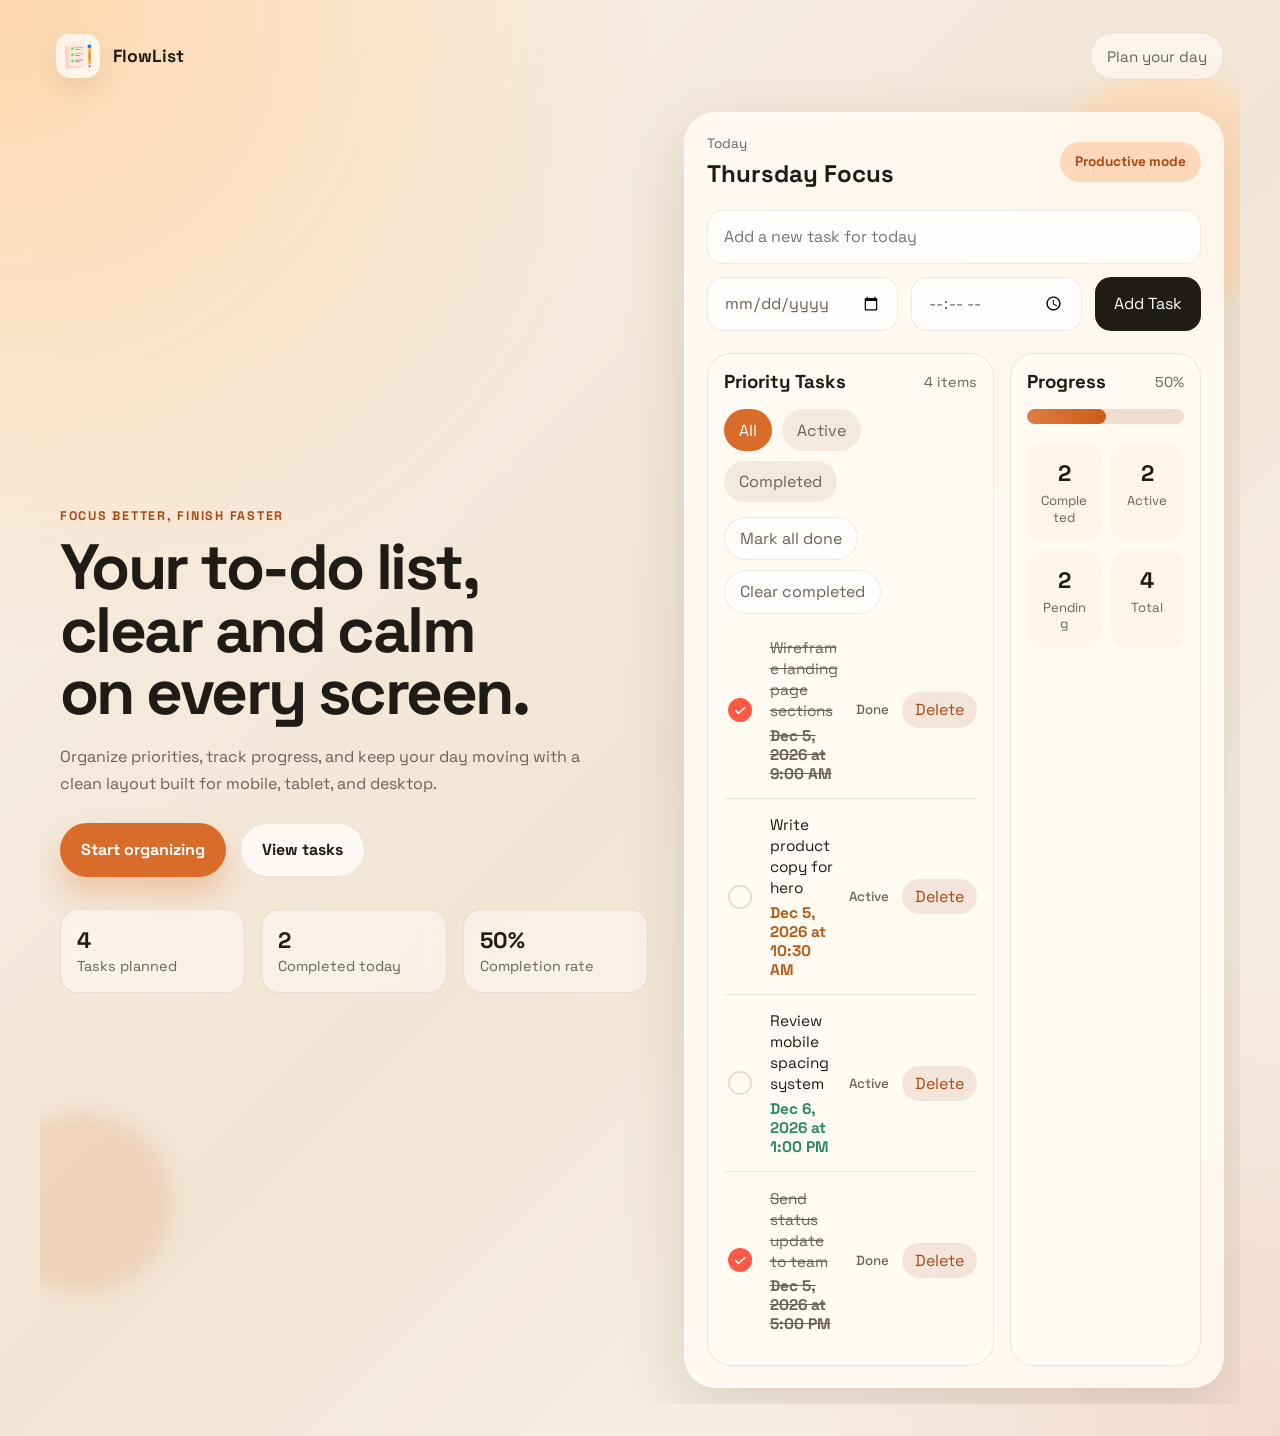
<file: index.html>
<!DOCTYPE html>
<html lang="en">
<head>
  <meta charset="UTF-8">
  <meta name="viewport" content="width=device-width, initial-scale=1.0">
  <title>FlowList | To-Do Dashboard</title>
  <link rel="icon" type="image/png" href="images/icon.png">
  <link rel="preconnect" href="https://fonts.googleapis.com">
  <link rel="preconnect" href="https://fonts.gstatic.com" crossorigin>
  <link href="https://fonts.googleapis.com/css2?family=Space+Grotesk:wght@400;500;700&display=swap" rel="stylesheet">
  <link rel="stylesheet" href="style.css">
</head>
<body>
  <div class="page-shell">
    <header class="hero">
      <nav class="topbar">
        <div class="brand">
          <img src="images/icon.png" alt="To-do icon" class="brand-icon">
          <span>FlowList</span>
        </div>
        <a href="tasks.html?view=active" class="top-link" id="plan-day-link">Plan your day</a>
      </nav>

      <div class="hero-content">
        <div class="hero-copy">
          <p class="eyebrow">Focus better, finish faster</p>
          <h1>Your to-do list, clear and calm on every screen.</h1>
          <p class="hero-text">
            Organize priorities, track progress, and keep your day moving with a clean layout
            built for mobile, tablet, and desktop.
          </p>

          <div class="hero-actions">
            <a href="tasks.html?view=active" class="btn btn-primary" id="start-organizing-link">Start organizing</a>
            <a href="tasks.html?view=all" class="btn btn-secondary" id="view-tasks-link">View tasks</a>
          </div>

          <ul class="stats">
            <li>
              <strong id="total-tasks-stat">0</strong>
              <span>Tasks planned</span>
            </li>
            <li>
              <strong id="completed-tasks-stat">0</strong>
              <span>Completed today</span>
            </li>
            <li>
              <strong id="completion-rate-stat">0%</strong>
              <span>Completion rate</span>
            </li>
          </ul>
        </div>

        <section class="app-card" aria-label="To-do app preview">
          <div class="card-top">
            <div>
              <p class="card-label">Today</p>
              <h2>Thursday Focus</h2>
            </div>
            <span class="pill">Productive mode</span>
          </div>

          <form class="task-input" id="task-form">
            <div class="task-input-main">
              <input
                type="text"
                id="task-input"
                placeholder="Add a new task for today"
                aria-label="Add a new task"
                maxlength="80"
              >
            </div>
            <div class="task-input-row">
              <input
                type="date"
                id="task-date"
                aria-label="Task date"
              >
              <input
                type="time"
                id="task-time"
                aria-label="Task time"
              >
              <button type="submit">Add Task</button>
            </div>
          </form>

          <div class="task-groups">
            <div class="task-panel" id="task-panel">
              <div class="panel-heading">
                <h3>Priority Tasks</h3>
                <span id="task-count">0 items</span>
              </div>

              <div class="task-toolbar">
                <div class="task-filters" role="tablist" aria-label="Task views">
                  <button type="button" class="filter-chip is-active" data-filter="all">All</button>
                  <button type="button" class="filter-chip" data-filter="active">Active</button>
                  <button type="button" class="filter-chip" data-filter="completed">Completed</button>
                </div>

                <div class="task-bulk-actions">
                  <button type="button" class="toolbar-btn" id="mark-all-btn">Mark all done</button>
                  <button type="button" class="toolbar-btn" id="clear-completed-btn">Clear completed</button>
                </div>
              </div>

              <div class="task-list" id="task-list"></div>
              <p class="empty-state" id="empty-state">No tasks in this view yet. Add a task or switch filters.</p>
            </div>

            <aside class="progress-card">
              <div class="progress-head">
                <h3>Progress</h3>
                <span id="progress-value">0%</span>
              </div>
              <div class="progress-bar" aria-hidden="true">
                <span id="progress-fill"></span>
              </div>

              <div class="mini-grid">
                <article>
                  <strong id="completed-count">0</strong>
                  <span>Completed</span>
                </article>
                <article>
                  <strong id="active-count">0</strong>
                  <span>Active</span>
                </article>
                <article>
                  <strong id="pending-count">0</strong>
                  <span>Pending</span>
                </article>
                <article>
                  <strong id="total-count">0</strong>
                  <span>Total</span>
                </article>
              </div>
            </aside>
          </div>
        </section>
      </div>
    </header>
  </div>
  <script src="script.js"></script>
</body>
</html>
</file>
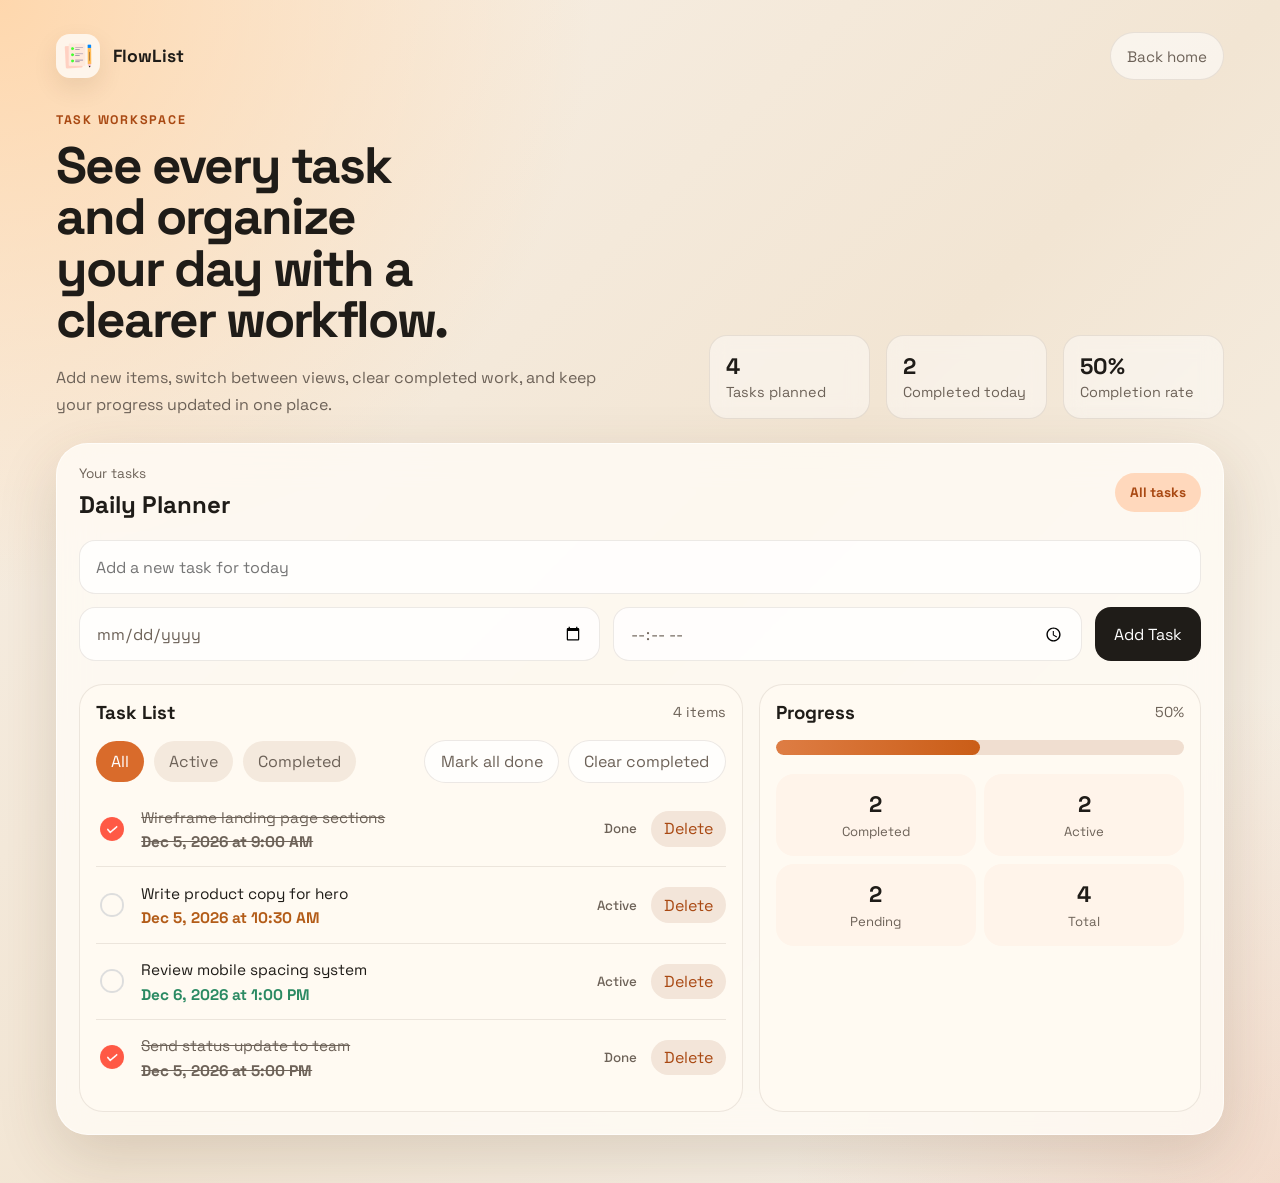
<file: tasks.html>
<!DOCTYPE html>
<html lang="en">
<head>
  <meta charset="UTF-8">
  <meta name="viewport" content="width=device-width, initial-scale=1.0">
  <title>FlowList | Manage Tasks</title>
  <link rel="icon" type="image/png" href="images/icon.png">
  <link rel="preconnect" href="https://fonts.googleapis.com">
  <link rel="preconnect" href="https://fonts.gstatic.com" crossorigin>
  <link href="https://fonts.googleapis.com/css2?family=Space+Grotesk:wght@400;500;700&display=swap" rel="stylesheet">
  <link rel="stylesheet" href="style.css">
</head>
<body data-default-filter="all">
  <div class="page-shell">
    <section class="workspace">
      <nav class="topbar workspace-topbar">
        <a href="index.html" class="brand">
          <img src="images/icon.png" alt="To-do icon" class="brand-icon">
          <span>FlowList</span>
        </a>
        <a href="index.html" class="top-link">Back home</a>
      </nav>

      <div class="workspace-intro">
        <div>
          <p class="eyebrow">Task workspace</p>
          <h1>See every task and organize your day with a clearer workflow.</h1>
          <p class="hero-text">
            Add new items, switch between views, clear completed work, and keep your progress
            updated in one place.
          </p>
        </div>

        <ul class="stats">
          <li>
            <strong id="total-tasks-stat">0</strong>
            <span>Tasks planned</span>
          </li>
          <li>
            <strong id="completed-tasks-stat">0</strong>
            <span>Completed today</span>
          </li>
          <li>
            <strong id="completion-rate-stat">0%</strong>
            <span>Completion rate</span>
          </li>
        </ul>
      </div>

      <section class="app-card workspace-card" aria-label="Task workspace">
        <div class="card-top">
          <div>
            <p class="card-label">Your tasks</p>
            <h2>Daily Planner</h2>
          </div>
          <span class="pill" id="workspace-pill">All tasks</span>
        </div>

        <form class="task-input" id="task-form">
          <div class="task-input-main">
            <input
              type="text"
              id="task-input"
              placeholder="Add a new task for today"
              aria-label="Add a new task"
              maxlength="80"
            >
          </div>
          <div class="task-input-row">
            <input
              type="date"
              id="task-date"
              aria-label="Task date"
            >
            <input
              type="time"
              id="task-time"
              aria-label="Task time"
            >
            <button type="submit">Add Task</button>
          </div>
        </form>

        <div class="task-groups">
          <div class="task-panel" id="task-panel">
            <div class="panel-heading">
              <h3>Task List</h3>
              <span id="task-count">0 items</span>
            </div>

            <div class="task-toolbar">
              <div class="task-filters" role="tablist" aria-label="Task views">
                <button type="button" class="filter-chip is-active" data-filter="all">All</button>
                <button type="button" class="filter-chip" data-filter="active">Active</button>
                <button type="button" class="filter-chip" data-filter="completed">Completed</button>
              </div>

              <div class="task-bulk-actions">
                <button type="button" class="toolbar-btn" id="mark-all-btn">Mark all done</button>
                <button type="button" class="toolbar-btn" id="clear-completed-btn">Clear completed</button>
              </div>
            </div>

            <div class="task-list" id="task-list"></div>
            <p class="empty-state" id="empty-state">No tasks in this view yet. Add a task or switch filters.</p>
          </div>

          <aside class="progress-card">
            <div class="progress-head">
              <h3>Progress</h3>
              <span id="progress-value">0%</span>
            </div>
            <div class="progress-bar" aria-hidden="true">
              <span id="progress-fill"></span>
            </div>

            <div class="mini-grid">
              <article>
                <strong id="completed-count">0</strong>
                <span>Completed</span>
              </article>
              <article>
                <strong id="active-count">0</strong>
                <span>Active</span>
              </article>
              <article>
                <strong id="pending-count">0</strong>
                <span>Pending</span>
              </article>
              <article>
                <strong id="total-count">0</strong>
                <span>Total</span>
              </article>
            </div>
          </aside>
        </div>
      </section>
    </section>
  </div>
  <script src="script.js"></script>
</body>
</html>
</file>
<file: style.css>
:root {
  --bg: #f6efe4;
  --surface: rgba(255, 252, 246, 0.82);
  --surface-strong: #fffaf2;
  --text: #1f1c18;
  --muted: #6d6258;
  --line: rgba(97, 77, 56, 0.12);
  --accent: #d96b2b;
  --accent-dark: #a94913;
  --accent-soft: #ffd8bc;
  --green: #2b8a63;
  --shadow: 0 20px 60px rgba(81, 53, 28, 0.16);
  --radius-xl: 32px;
  --radius-lg: 24px;
  --radius-md: 18px;
}

* {
  box-sizing: border-box;
}

html {
  scroll-behavior: smooth;
}

body {
  margin: 0;
  min-height: 100vh;
  font-family: "Space Grotesk", sans-serif;
  color: var(--text);
  background:
    radial-gradient(
      circle at top left,
      rgba(255, 214, 170, 0.95),
      transparent 34%
    ),
    radial-gradient(
      circle at bottom right,
      rgba(220, 119, 70, 0.2),
      transparent 28%
    ),
    linear-gradient(135deg, #f8f1e8 0%, #f2e5d3 52%, #f8f4ed 100%);
}

img {
  display: block;
  max-width: 100%;
}

a {
  color: inherit;
  text-decoration: none;
}

button,
input {
  font: inherit;
}

button {
  border: 0;
}

.page-shell {
  width: min(1200px, calc(100% - 2rem));
  margin: 0 auto;
  padding: 1rem 0 2rem;
}

.workspace {
  padding: 1rem;
}

.workspace-topbar {
  margin-bottom: 1.5rem;
}

.workspace-intro {
  display: grid;
  grid-template-columns: 1.1fr 0.9fr;
  gap: 1.5rem;
  align-items: end;
  margin-bottom: 1.5rem;
}

.workspace-intro h1 {
  margin: 0;
  font-size: clamp(2rem, 4vw, 3.8rem);
  line-height: 1;
  letter-spacing: -0.04em;
  max-width: 12ch;
}

.workspace-card {
  margin-top: 0.5rem;
}

.hero {
  position: relative;
  overflow: hidden;
  padding: 1rem;
}

.hero::before,
.hero::after {
  content: "";
  position: absolute;
  border-radius: 50%;
  filter: blur(10px);
  z-index: -1;
}

.hero::before {
  width: 240px;
  height: 240px;
  background: rgba(255, 219, 183, 0.8);
  top: 4%;
  right: -4%;
}

.hero::after {
  width: 180px;
  height: 180px;
  background: rgba(217, 107, 43, 0.16);
  bottom: 8%;
  left: -4%;
}

.topbar {
  display: flex;
  align-items: center;
  justify-content: space-between;
  gap: 1rem;
  margin-bottom: 2rem;
}

.brand {
  display: inline-flex;
  align-items: center;
  gap: 0.8rem;
  font-weight: 700;
  font-size: 1.1rem;
}

.brand-icon {
  width: 44px;
  height: 44px;
  border-radius: 14px;
  padding: 0.45rem;
  background: rgba(255, 255, 255, 0.72);
  box-shadow: 0 10px 24px rgba(80, 49, 22, 0.1);
}

.top-link {
  padding: 0.85rem 1rem;
  border: 1px solid var(--line);
  border-radius: 999px;
  background: rgba(255, 255, 255, 0.55);
  color: var(--muted);
  font-size: 0.95rem;
}

.hero-content {
  display: grid;
  grid-template-columns: 1.05fr 0.95fr;
  gap: 2rem;
  align-items: center;
}

.hero-copy {
  padding: 1rem 0.25rem;
}

.eyebrow {
  margin: 0 0 0.75rem;
  color: var(--accent-dark);
  text-transform: uppercase;
  letter-spacing: 0.14em;
  font-size: 0.78rem;
  font-weight: 700;
}

.hero-copy h1 {
  margin: 0;
  font-size: clamp(2.4rem, 5vw, 5rem);
  line-height: 0.98;
  letter-spacing: -0.04em;
  max-width: 12ch;
}

.hero-text {
  margin: 1.2rem 0 0;
  max-width: 56ch;
  color: var(--muted);
  font-size: 1rem;
  line-height: 1.7;
}

.hero-actions {
  display: flex;
  flex-wrap: wrap;
  gap: 0.9rem;
  margin-top: 1.6rem;
}

.btn {
  display: inline-flex;
  align-items: center;
  justify-content: center;
  min-height: 52px;
  padding: 0.95rem 1.3rem;
  border-radius: 999px;
  font-weight: 700;
}

.btn-primary {
  background: var(--accent);
  color: #fff;
  box-shadow: 0 16px 30px rgba(217, 107, 43, 0.3);
}

.btn-secondary {
  background: rgba(255, 255, 255, 0.7);
  border: 1px solid var(--line);
}

.stats {
  display: grid;
  grid-template-columns: repeat(3, minmax(0, 1fr));
  gap: 1rem;
  padding: 0;
  margin: 2rem 0 0;
  list-style: none;
}

.stats li {
  padding: 1rem;
  border: 1px solid var(--line);
  border-radius: var(--radius-md);
  background: rgba(255, 255, 255, 0.44);
  backdrop-filter: blur(10px);
}

.stats strong,
.mini-grid strong {
  display: block;
  font-size: 1.4rem;
}

.stats span,
.mini-grid span {
  color: var(--muted);
  font-size: 0.9rem;
}

.app-card {
  padding: 1.35rem;
  border: 1px solid rgba(255, 255, 255, 0.6);
  border-radius: var(--radius-xl);
  background: var(--surface);
  backdrop-filter: blur(18px);
  box-shadow: var(--shadow);
}

.card-top,
.panel-heading,
.progress-head {
  display: flex;
  align-items: center;
  justify-content: space-between;
  gap: 1rem;
}

.card-label {
  margin: 0 0 0.4rem;
  color: var(--muted);
  font-size: 0.85rem;
}

.card-top h2,
.panel-heading h3,
.progress-head h3 {
  margin: 0;
}

.pill {
  display: inline-flex;
  align-items: center;
  justify-content: center;
  padding: 0.7rem 0.95rem;
  border-radius: 999px;
  background: var(--accent-soft);
  color: var(--accent-dark);
  font-size: 0.85rem;
  font-weight: 700;
}

.task-input {
  display: grid;
  gap: 0.8rem;
  margin: 1.3rem 0 1.4rem;
}

.task-input-main {
  width: 100%;
}

.task-input-row {
  display: grid;
  grid-template-columns: minmax(150px, 1fr) minmax(130px, 0.9fr) auto;
  gap: 0.8rem;
}

.task-input input {
  width: 100%;
  min-height: 54px;
  padding: 0 1rem;
  border: 1px solid var(--line);
  border-radius: 16px;
  outline: none;
  background: rgba(255, 255, 255, 0.8);
}

.task-input input[type="date"],
.task-input input[type="time"] {
  color: var(--muted);
}

.task-input button {
  min-height: 54px;
  padding: 0 1.2rem;
  border-radius: 16px;
  background: var(--text);
  color: #fff;
  cursor: pointer;
  transition: transform 0.2s ease, background-color 0.2s ease;
}

.task-input button:hover,
.task-input button:focus-visible,
.task-action:hover,
.task-action:focus-visible,
.filter-chip:hover,
.filter-chip:focus-visible,
.toolbar-btn:hover,
.toolbar-btn:focus-visible {
  transform: translateY(-1px);
}

.task-input input:focus {
  border-color: rgba(217, 107, 43, 0.55);
  box-shadow: 0 0 0 4px rgba(217, 107, 43, 0.12);
}

.task-groups {
  display: grid;
  grid-template-columns: 1.35fr 0.9fr;
  gap: 1rem;
}

.task-panel,
.progress-card {
  padding: 1rem;
  border-radius: var(--radius-lg);
  background: var(--surface-strong);
  border: 1px solid var(--line);
}

.panel-heading span,
.progress-head span {
  color: var(--muted);
  font-size: 0.9rem;
}

.task-toolbar {
  display: flex;
  flex-wrap: wrap;
  align-items: center;
  justify-content: space-between;
  gap: 0.9rem;
  margin-top: 1rem;
  margin-bottom: 0.35rem;
}

.task-filters,
.task-bulk-actions {
  display: flex;
  flex-wrap: wrap;
  gap: 0.6rem;
}

.filter-chip,
.toolbar-btn {
  min-height: 40px;
  padding: 0.65rem 0.95rem;
  border-radius: 999px;
  background: #f4e9dd;
  color: var(--muted);
  cursor: pointer;
  transition: transform 0.2s ease, background-color 0.2s ease, color 0.2s ease;
}

.filter-chip.is-active {
  background: var(--accent);
  color: #fff;
}

.toolbar-btn {
  background: rgba(255, 255, 255, 0.76);
  border: 1px solid var(--line);
}

.toolbar-btn:disabled {
  opacity: 0.5;
  cursor: not-allowed;
  transform: none;
}

.task-list {
  margin-top: 0.5rem;
}

.task-item {
  display: grid;
  grid-template-columns: 32px 1fr auto auto;
  gap: 0.85rem;
  align-items: center;
  padding: 0.95rem 0;
  border-bottom: 1px solid var(--line);
}

.task-item:last-child {
  border-bottom: 0;
}

.task-toggle {
  display: inline-flex;
  align-items: center;
  justify-content: center;
  width: 32px;
  height: 32px;
  padding: 0;
  border-radius: 999px;
  background: transparent;
  cursor: pointer;
}

.task-toggle img {
  width: 24px;
  height: 24px;
}

.task-copy {
  min-width: 0;
}

.task-item span {
  font-size: 0.96rem;
  overflow-wrap: anywhere;
}

.task-meta {
  display: block;
  margin-top: 0.3rem;
  color: var(--accent-dark);
  font-size: 0.8rem;
  font-weight: 700;
}

.task-meta.is-overdue {
  color: #c24b39;
}

.task-meta.is-today {
  color: #b35c18;
}

.task-meta.is-upcoming {
  color: var(--green);
}

.task-item small {
  color: var(--muted);
  font-weight: 500;
}

.task-item.checked span {
  color: var(--muted);
  text-decoration: line-through;
}

.task-action {
  display: inline-flex;
  align-items: center;
  justify-content: center;
  min-height: 34px;
  padding: 0.45rem 0.8rem;
  border-radius: 999px;
  background: #f3e5d9;
  color: var(--accent-dark);
  cursor: pointer;
  transition: transform 0.2s ease, background-color 0.2s ease;
}

.task-action:hover,
.task-action:focus-visible {
  background: #eed8c7;
}

.empty-state {
  margin: 1rem 0 0;
  color: var(--muted);
  text-align: center;
  padding: 1rem;
  border-radius: 18px;
  background: #fcf6ef;
}

.progress-bar {
  height: 15px;
  margin-top: 1rem;
  overflow: hidden;
  border-radius: 999px;
  background: #f0ded0;
}

.progress-bar span {
  display: block;
  width: 0;
  height: 100%;
  border-radius: inherit;
  background: linear-gradient(90deg, #de7d44 0%, #ca5d17 100%);
  transition: width 0.3s ease;
}

.mini-grid {
  display: grid;
  grid-template-columns: repeat(2, minmax(0, 1fr));
  gap: 0.5rem;
  margin-top: 1.2rem;
}

.mini-grid article {
  min-width: 0;
  padding: 1rem 0.85rem;
  border-radius: 18px;
  background: #fff4ea;
  text-align: center;
  overflow: hidden;
}

.mini-grid strong,
.mini-grid span {
  overflow-wrap: normal;
  word-break: normal;
  hyphens: none;
}

.mini-grid span {
  display: block;
  margin-top: 0.3rem;
  max-width: 100%;
  font-size: clamp(0.72rem, 1.8vw, 0.82rem);
  line-height: 1.25;
  white-space: normal;
  overflow-wrap: break-word;
}

.progress-card {
  min-width: 0;
  overflow: hidden;
}

@media (max-width: 960px) {
  .hero-content,
  .task-groups,
  .workspace-intro {
    grid-template-columns: 1fr;
  }

  .hero-copy h1 {
    max-width: 10ch;
  }
}

@media (max-width: 640px) {
  .page-shell {
    width: min(100% - 1rem, 1200px);
  }

  .hero {
    padding: 0.5rem;
  }

  .workspace {
    padding: 0.5rem;
  }

  .topbar {
    flex-direction: column;
    align-items: flex-start;
    margin-bottom: 1.5rem;
  }

  .top-link,
  .btn,
  .task-input button {
    width: 100%;
  }

  .task-input-row {
    grid-template-columns: 1fr;
  }

  .stats,
  .mini-grid {
    grid-template-columns: 1fr;
  }

  .task-toolbar,
  .task-filters,
  .task-bulk-actions {
    flex-direction: column;
    align-items: stretch;
  }

  .filter-chip,
  .toolbar-btn {
    width: 100%;
  }

  .app-card,
  .task-panel,
  .progress-card {
    padding: 1rem;
  }

  .task-item {
    grid-template-columns: 24px 1fr auto;
  }

  .task-item small {
    grid-column: 2 / 3;
  }

  .task-action {
    grid-column: 3 / 4;
    grid-row: 1 / 3;
  }
}
</file>
